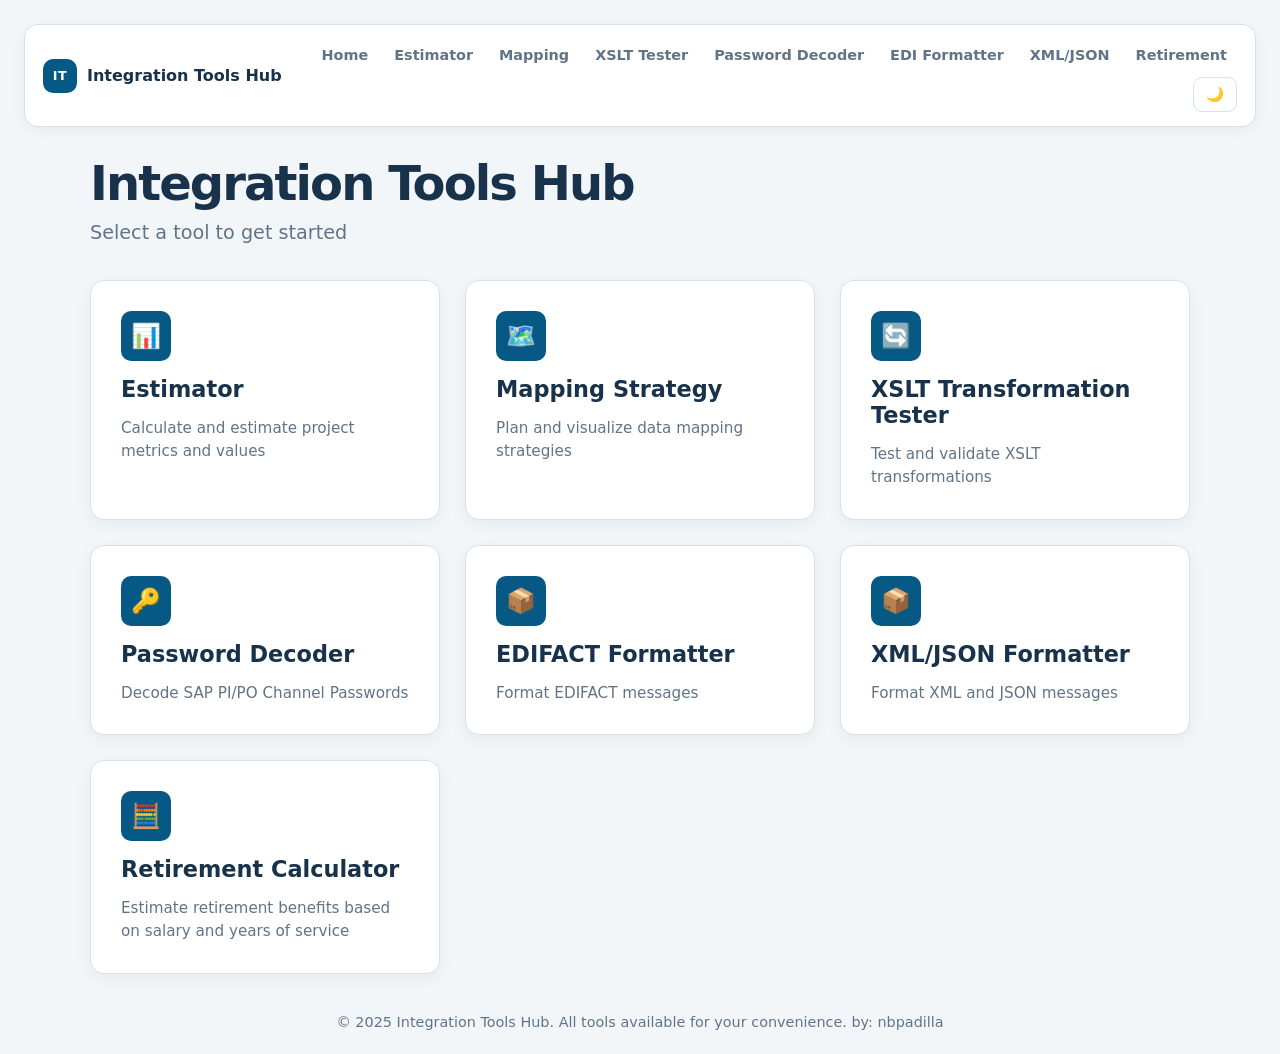
<file: index.html>
<!DOCTYPE html>
<html lang="en">
<head>
    <meta charset="UTF-8">
    <meta name="viewport" content="width=device-width, initial-scale=1.0">
    <title>Integration Tools Hub</title>
    <style>
        * {
            margin: 0;
            padding: 0;
            box-sizing: border-box;
        }

        body {
            font-family: -apple-system, BlinkMacSystemFont, 'Segoe UI', Roboto, Oxygen, Ubuntu, Cantarell, sans-serif;
            background: linear-gradient(135deg, #004976 0%, #002d4a 100%);
            min-height: 100vh;
            display: flex;
            align-items: center;
            justify-content: center;
            padding: 20px;
        }

        .container {
            max-width: 1200px;
            width: 100%;
        }

        header {
            text-align: center;
            margin-bottom: 50px;
            color: white;
        }

        h1 {
            font-size: 3rem;
            font-weight: 700;
            margin-bottom: 10px;
            text-shadow: 2px 2px 4px rgba(0,0,0,0.2);
        }

        .subtitle {
            font-size: 1.2rem;
            opacity: 0.9;
        }

        .tools-grid {
            display: grid;
            grid-template-columns: repeat(auto-fit, minmax(280px, 1fr));
            gap: 25px;
            margin-bottom: 40px;
        }

        .tool-card {
            background: white;
            border-radius: 12px;
            padding: 30px;
            text-decoration: none;
            color: #333;
            transition: all 0.3s ease;
            box-shadow: 0 4px 6px rgba(0,0,0,0.1);
            display: flex;
            flex-direction: column;
            gap: 15px;
        }

        .tool-card:hover {
            transform: translateY(-5px);
            box-shadow: 0 12px 24px rgba(0,0,0,0.2);
        }

        .tool-icon {
            width: 50px;
            height: 50px;
            background: linear-gradient(135deg, #667eea 0%, #764ba2 100%);
            border-radius: 10px;
            display: flex;
            align-items: center;
            justify-content: center;
            font-size: 24px;
            color: white;
        }

        .tool-title {
            font-size: 1.4rem;
            font-weight: 600;
            color: #2d3748;
        }

        .tool-description {
            font-size: 0.95rem;
            color: #718096;
            line-height: 1.5;
        }

        footer {
            text-align: center;
            color: white;
            opacity: 0.8;
            font-size: 0.9rem;
        }

        @media (max-width: 768px) {
            h1 {
                font-size: 2rem;
            }

            .tools-grid {
                grid-template-columns: 1fr;
            }
        }
    </style>
    <link rel="stylesheet" href="/assets/site.css">
    <script src="/assets/theme.js" defer></script>
</head>
<body class="home-page">
    <nav class="site-nav" aria-label="Main navigation">
        <a class="site-brand" href="/" aria-label="Integration Tools Hub home"><span class="site-brand-mark">IT</span>Integration Tools Hub</a>
        <div class="site-nav-links">
            <a href="/">Home</a>
            <a href="/estimator/">Estimator</a>
            <a href="/mappingstrategy/">Mapping</a>
            <a href="/xslttransformationtester/">XSLT Tester</a>
            <a href="/passworddecoder/">Password Decoder</a>
            <a href="/edifactformatter/">EDI Formatter</a>
            <a href="/xmljsonbeautifier/">XML/JSON</a>
            <a href="/retirementcalculator/">Retirement</a>
            <button class="theme-toggle" data-theme-toggle type="button" aria-label="Switch to dark theme" aria-pressed="false">
                <span data-theme-icon aria-hidden="true">🌙</span>
            </button>
        </div>
    </nav>
    <div class="container">
        <header>
            <h1>Integration Tools Hub</h1>
            <p class="subtitle">Select a tool to get started</p>
        </header>

        <div class="tools-grid">
            <a href="/estimator" class="tool-card">
                <div class="tool-icon">📊</div>
                <div class="tool-title">Estimator</div>
                <div class="tool-description">Calculate and estimate project metrics and values</div>
            </a>

            <a href="/mappingstrategy" class="tool-card">
                <div class="tool-icon">🗺️</div>
                <div class="tool-title">Mapping Strategy</div>
                <div class="tool-description">Plan and visualize data mapping strategies</div>
            </a>

            <a href="/xslttransformationtester" class="tool-card">
                <div class="tool-icon">🔄</div>
                <div class="tool-title">XSLT Transformation Tester</div>
                <div class="tool-description">Test and validate XSLT transformations</div>
            </a>

            <a href="/passworddecoder" class="tool-card">
                <div class="tool-icon">🔑</div>
                <div class="tool-title">Password Decoder</div>
                <div class="tool-description">Decode SAP PI/PO Channel Passwords</div>
            </a>

            <a href="/edifactformatter" class="tool-card">
                <div class="tool-icon">📦</div>
                <div class="tool-title">EDIFACT Formatter</div>
                <div class="tool-description">Format EDIFACT messages</div>
            </a>

            <a href="/xmljsonbeautifier" class="tool-card">
                <div class="tool-icon">📦</div>
                <div class="tool-title">XML/JSON Formatter</div>
                <div class="tool-description">Format XML and JSON messages</div>
            </a>

            <a href="/retirementcalculator" class="tool-card">
                <div class="tool-icon">🧮</div>
                <div class="tool-title">Retirement Calculator</div>
                <div class="tool-description">Estimate retirement benefits based on salary and years of service</div>
            </a>

        </div>

        <footer>
            <p>© 2025 Integration Tools Hub. All tools available for your convenience. by: nbpadilla</p>
        </footer>
    </div>
</body>
</html>
</file>
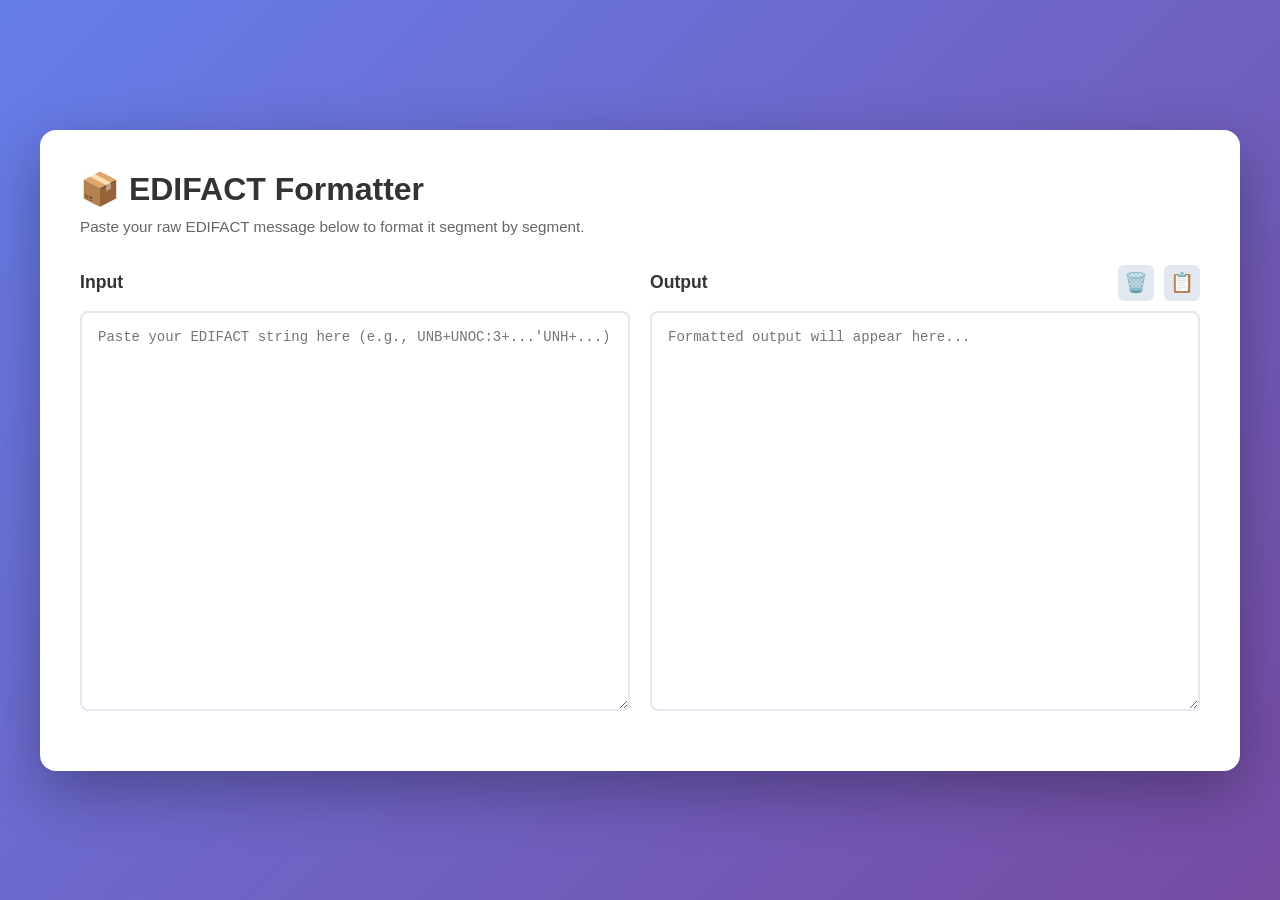
<file: edifactformatter/edifactformatter.html>
<!DOCTYPE html>
<html lang="en">
<head>
    <meta charset="UTF-8">
    <meta name="viewport" content="width=device-width, initial-scale=1.0">
    <title>EDIFACT Formatter</title>
    <style>
        * {
            margin: 0;
            padding: 0;
            box-sizing: border-box;
        }

        body {
            font-family: 'Segoe UI', Tahoma, Geneva, Verdana, sans-serif;
            background: linear-gradient(135deg, #667eea 0%, #764ba2 100%);
            min-height: 100vh;
            padding: 20px;
            display: flex;
            justify-content: center;
            align-items: center;
        }

        .container {
            background: white;
            border-radius: 16px;
            box-shadow: 0 20px 60px rgba(0, 0, 0, 0.3);
            max-width: 1200px;
            width: 100%;
            padding: 40px;
        }

        h1 {
            color: #333;
            margin-bottom: 10px;
            font-size: 2em;
        }

        .subtitle {
            color: #666;
            margin-bottom: 30px;
            font-size: 0.95em;
        }

        .editor-container {
            display: grid;
            grid-template-columns: 1fr 1fr;
            gap: 20px;
            margin-bottom: 20px;
        }

        .editor-section {
            display: flex;
            flex-direction: column;
        }

        .editor-header {
            display: flex;
            justify-content: space-between;
            align-items: center;
            margin-bottom: 10px;
            height: 36px;
        }

        .editor-title {
            font-weight: 600;
            color: #333;
            font-size: 1.1em;
        }

        .header-actions {
            display: flex;
            gap: 10px;
        }

        .icon-btn {
            background: #e2e8f0;
            color: #4a5568;
            border: none;
            width: 36px;
            height: 36px;
            border-radius: 6px;
            cursor: pointer;
            font-size: 1.2em;
            display: flex;
            align-items: center;
            justify-content: center;
            transition: all 0.2s ease;
        }

        .icon-btn:hover {
            background: #cbd5e0;
            transform: translateY(-1px);
        }

        .icon-btn:active {
            transform: translateY(0);
        }

        .icon-btn.copied {
            background: #48bb78;
            color: white;
        }

        textarea {
            width: 100%;
            height: 400px;
            padding: 16px;
            border: 2px solid #e2e8f0;
            border-radius: 8px;
            font-family: 'Courier New', monospace;
            font-size: 14px;
            resize: vertical;
            transition: border-color 0.3s ease, box-shadow 0.3s ease;
            white-space: pre;
            overflow-x: auto;
        }

        textarea:focus {
            outline: none;
            border-color: #667eea;
        }

        /* Success Glow Animation */
        @keyframes successGlow {
            0% {
                border-color: #48bb78;
                box-shadow: 0 0 0 4px rgba(72, 187, 120, 0.2);
            }
            100% {
                border-color: #e2e8f0;
                box-shadow: none;
            }
        }

        .glow-success {
            animation: successGlow 1.5s ease-out forwards;
        }

        .error-message {
            background: #fed7d7;
            color: #c53030;
            padding: 12px;
            border-radius: 8px;
            margin-bottom: 20px;
            display: none;
            font-size: 0.9em;
        }

        .info-bar {
            background: #ebf8ff;
            color: #2b6cb0;
            padding: 8px 12px;
            border-radius: 6px;
            margin-bottom: 15px;
            font-size: 0.85em;
            display: none;
            border-left: 4px solid #4299e1;
        }

        @media (max-width: 768px) {
            .editor-container {
                grid-template-columns: 1fr;
            }

            .container {
                padding: 20px;
            }

            h1 {
                font-size: 1.5em;
            }
        }
    </style>
</head>
<body>
    <div class="container">
        <h1>📦 EDIFACT Formatter</h1>
        <p class="subtitle">Paste your raw EDIFACT message below to format it segment by segment.</p>
        
        <div class="error-message" id="errorMessage"></div>
        <div class="info-bar" id="infoBar"></div>

        <div class="editor-container">
            <div class="editor-section">
                <div class="editor-header">
                    <span class="editor-title">Input</span>
                </div>
                <textarea id="input" placeholder="Paste your EDIFACT string here (e.g., UNB+UNOC:3+...'UNH+...)"></textarea>
            </div>

            <div class="editor-section">
                <div class="editor-header">
                    <span class="editor-title">Output</span>
                    <div class="header-actions">
                        <button class="icon-btn" onclick="clearFields()" title="Clear">🗑️</button>
                        <button class="icon-btn" onclick="copyToClipboard()" title="Copy" id="copyBtn">📋</button>
                    </div>
                </div>
                <textarea id="output" placeholder="Formatted output will appear here..." readonly></textarea>
            </div>
        </div>
    </div>

    <script>
        const inputField = document.getElementById('input');
        const outputField = document.getElementById('output');
        const errorMsg = document.getElementById('errorMessage');
        const infoBar = document.getElementById('infoBar');
        let debounceTimer;

        // Auto-format listener
        inputField.addEventListener('input', () => {
            clearTimeout(debounceTimer);
            debounceTimer = setTimeout(formatEDIFACT, 500); 
        });

        function formatEDIFACT() {
            const rawInput = inputField.value;

            // Reset states
            errorMsg.style.display = 'none';
            infoBar.style.display = 'none';
            outputField.classList.remove('glow-success');

            if (!rawInput.trim()) {
                outputField.value = '';
                return;
            }

            try {
                // Remove existing newlines to treat as a single stream first
                const cleanInput = rawInput.replace(/[\r\n]+/g, '');
                
                let formatted = '';
                let terminator = "'"; // Default segment terminator
                let releaseChar = "?"; // Default release character
                let detectedUNA = false;

                // Check for UNA header to set custom delimiters
                // Standard UNA format: UNA:+.? ' 
                // Index 0-2: UNA
                // Index 3: Component data element separator
                // Index 4: Data element separator
                // Index 5: Decimal notation
                // Index 6: Release character
                // Index 7: Reserved (often space)
                // Index 8: Segment terminator
                if (cleanInput.startsWith('UNA') && cleanInput.length >= 9) {
                    releaseChar = cleanInput.charAt(6);
                    terminator = cleanInput.charAt(8);
                    detectedUNA = true;
                    
                    infoBar.textContent = `Detected UNA header. Using Terminator: [${terminator}] and Release Char: [${releaseChar}]`;
                    infoBar.style.display = 'block';
                }

                let escapeMode = false;
                
                for (let i = 0; i < cleanInput.length; i++) {
                    const char = cleanInput[i];
                    formatted += char;

                    if (escapeMode) {
                        // Previous char was a release char, so this char is literal.
                        // Turn off escape mode.
                        escapeMode = false;
                    } else {
                        if (char === releaseChar) {
                            escapeMode = true;
                        } else if (char === terminator) {
                            // Found a terminator that wasn't escaped, add newline
                            formatted += '\n';
                        }
                    }
                }

                outputField.value = formatted;
                triggerSuccessGlow();

            } catch (error) {
                showError('An error occurred while parsing the EDIFACT message.');
            }
        }

        function triggerSuccessGlow() {
            outputField.classList.remove('glow-success');
            void outputField.offsetWidth; // Trigger reflow
            outputField.classList.add('glow-success');
        }

        function copyToClipboard() {
            if (!outputField.value) return;

            outputField.select();
            document.execCommand('copy');

            const copyBtn = document.getElementById('copyBtn');
            
            copyBtn.classList.add('copied');
            copyBtn.textContent = '✓';

            setTimeout(() => {
                copyBtn.classList.remove('copied');
                copyBtn.textContent = '📋';
            }, 2000);
        }

        function clearFields() {
            inputField.value = '';
            outputField.value = '';
            errorMsg.style.display = 'none';
            infoBar.style.display = 'none';
            outputField.classList.remove('glow-success');
        }

        function showError(message) {
            errorMsg.textContent = message;
            errorMsg.style.display = 'block';
        }
    </script>
</body>
</html>
</file>
<file: assets/site.css>
:root {
    color-scheme: light;
    --site-ink: #17324a;
    --site-muted: #617487;
    --site-brand: #075985;
    --site-accent: #0f766e;
    --site-border: #d7e1e9;
    --site-surface: #ffffff;
    --site-canvas: #f2f6f9;
    --site-input: #ffffff;
    --site-hover: #e8f2f7;
    --site-shadow: 0 12px 32px rgba(15, 45, 67, 0.1);
}

html[data-theme="dark"] {
    color-scheme: dark;
    --site-ink: #e4edf5;
    --site-muted: #a6b7c7;
    --site-brand: #38bdf8;
    --site-accent: #2dd4bf;
    --site-border: #33485a;
    --site-surface: #172635;
    --site-canvas: #0c1722;
    --site-input: #101e2b;
    --site-hover: #22384a;
    --site-shadow: 0 12px 32px rgba(0, 0, 0, 0.25);
}

html[data-theme="dark"] .site-brand-mark {
    color: #082f49;
}

* {
    box-sizing: border-box;
}

body.site-page,
body.home-page {
    min-height: 100vh;
    margin: 0;
    color: var(--site-ink);
    background: var(--site-canvas) !important;
    font-family: Inter, ui-sans-serif, system-ui, -apple-system, BlinkMacSystemFont, "Segoe UI", sans-serif !important;
}

body.site-page {
    display: flex;
    flex-direction: column;
    align-items: center;
    padding: 24px;
}

body.home-page {
    display: flex;
    flex-direction: column;
    align-items: center;
    justify-content: flex-start;
    padding: 24px;
}

.site-nav {
    position: relative;
    z-index: 1;
    display: flex;
    align-items: center;
    justify-content: space-between;
    gap: 20px;
    width: min(100%, 1280px);
    margin: 0 auto 28px;
    padding: 14px 18px;
    border: 1px solid var(--site-border);
    border-radius: 14px;
    background: var(--site-surface);
    box-shadow: 0 4px 14px rgba(15, 45, 67, 0.05);
}

.site-brand {
    display: inline-flex;
    align-items: center;
    gap: 10px;
    color: var(--site-ink);
    font-size: 1rem;
    font-weight: 750;
    text-decoration: none;
    white-space: nowrap;
}

.site-brand-mark {
    display: inline-grid;
    width: 34px;
    height: 34px;
    place-items: center;
    border-radius: 10px;
    background: var(--site-brand);
    color: #fff;
    font-size: 0.8rem;
    letter-spacing: 0.04em;
}

.site-nav-links {
    display: flex;
    flex-wrap: wrap;
    align-items: center;
    justify-content: flex-end;
    gap: 6px;
}

.site-nav-links a {
    padding: 8px 10px;
    border-radius: 8px;
    color: var(--site-muted);
    font-size: 0.9rem;
    font-weight: 600;
    text-decoration: none;
    transition: color 160ms ease, background 160ms ease;
}

.site-nav-links a:hover,
.site-nav-links a:focus-visible {
    background: var(--site-hover);
    color: var(--site-brand);
}

.theme-toggle {
    display: inline-flex;
    align-items: center;
    justify-content: center;
    gap: 8px;
    padding: 8px 12px;
    border: 1px solid var(--site-border);
    border-radius: 9px;
    background: var(--site-surface);
    color: var(--site-ink);
    cursor: pointer;
    font: inherit;
    font-size: 0.9rem;
    font-weight: 650;
    white-space: nowrap;
    transition: color 160ms ease, background 160ms ease, border-color 160ms ease;
}

.theme-toggle:hover {
    border-color: var(--site-brand);
    background: var(--site-hover);
}

.site-page > #root,
.site-content {
    width: min(100%, 1280px);
    margin: 0 auto;
}

.site-page > #root {
    flex: 1;
}

.home-page .container {
    max-width: 1100px;
}

.home-page header {
    margin-bottom: 36px;
    color: var(--site-ink);
    text-align: left;
}

.home-page h1 {
    color: var(--site-ink);
    font-size: clamp(2rem, 5vw, 3rem);
    letter-spacing: -0.04em;
    text-shadow: none;
}

.home-page .subtitle {
    color: var(--site-muted);
    opacity: 1;
}

.home-page .tool-card {
    background: var(--site-surface);
    border: 1px solid var(--site-border);
    border-radius: 14px;
    color: var(--site-ink);
    box-shadow: 0 5px 16px rgba(15, 45, 67, 0.06);
}

.home-page .tool-card:hover {
    box-shadow: var(--site-shadow);
}

.home-page .tool-icon {
    background: var(--site-brand);
}

.home-page footer {
    color: var(--site-muted);
    opacity: 1;
}

.home-page .tool-title {
    color: var(--site-ink);
}

.home-page .tool-description {
    color: var(--site-muted);
}

.site-page .container,
.site-page .bg-white,
.site-page .bg-slate-800,
.site-page .decision-framework,
.site-page .decision-item,
.site-page .strategy-card {
    border-color: var(--site-border);
    border-radius: 14px;
    background-color: var(--site-surface);
    box-shadow: var(--site-shadow);
}

.site-page .bg-white,
.site-page .bg-gray-50,
.site-page .bg-indigo-50,
.site-page .bg-blue-50,
.site-page .bg-slate-800,
.site-page .bg-slate-900,
.site-page .bg-slate-700 {
    background-color: var(--site-surface);
}

.site-page .bg-slate-900 {
    background-color: var(--site-input);
}

.site-page .best-practices {
    background: linear-gradient(to right, #18374d, #102a3d);
}

.site-page .strategy-card .card-header {
    color: #fff;
}

.site-page h1,
.site-page h2,
.site-page h3 {
    letter-spacing: -0.02em;
}

.site-page h1 {
    color: var(--site-ink);
}

.site-page .bg-slate-800 {
    background-color: var(--site-surface);
}

.site-page .bg-slate-900 {
    background-color: var(--site-input);
}

.site-page .bg-slate-700.text-white,
.site-page .bg-slate-800 h2,
.site-page .bg-slate-800 h3 {
    color: var(--site-ink);
}

.site-page .bg-blue-600,
.site-page .bg-green-600,
.site-page .bg-purple-600,
.site-page .bg-indigo-600 {
    background-color: var(--site-brand);
}

.site-page .bg-gradient-to-r {
    background-image: linear-gradient(to right, var(--site-brand), var(--site-accent));
}

.site-page .from-orange-50.to-yellow-50 {
    background-image: linear-gradient(to right, #fff7ed, #fefce8);
}

.site-page .from-green-50.to-emerald-50 {
    background-image: linear-gradient(to right, #f0fdf4, #ecfdf5);
}

.site-page .bg-gradient-to-br {
    background-color: var(--site-canvas);
    background-image: none;
}

.site-page .action-btn {
    background-image: linear-gradient(to right, var(--site-brand), var(--site-accent));
}

.site-page .card-header.emerald,
.site-page .card-header.blue,
.site-page .card-header.amber {
    background: linear-gradient(to right, var(--site-brand), var(--site-accent));
}

.site-page .strategy-card {
    border-left-color: var(--site-brand) !important;
}

.site-page .text-indigo-600,
.site-page .text-indigo-700,
.site-page .text-indigo-800 {
    color: var(--site-brand);
}

.site-page .text-gray-800,
.site-page .text-gray-700,
.site-page .text-gray-600,
.site-page .text-gray-500,
.site-page .text-slate-300,
.site-page .text-slate-400 {
    color: var(--site-muted);
}

.site-page h1,
.site-page h2,
.site-page h3,
.site-page .text-gray-800,
.site-page .text-gray-700 {
    color: var(--site-ink);
}

.site-page .focus\:ring-indigo-500:focus,
.site-page .focus\:border-indigo-500:focus,
.site-page .focus\:border-blue-500:focus,
.site-page .focus\:border-green-500:focus {
    --tw-ring-color: var(--site-accent);
    border-color: var(--site-accent);
}

.site-page input.bg-slate-700,
.site-page textarea.bg-slate-900 {
    color: var(--site-ink);
}

.site-page :where(input, select, textarea) {
    background-color: var(--site-input);
    color: var(--site-ink);
}

.site-page textarea.bg-slate-900::placeholder {
    color: var(--site-muted);
}

.site-page .bg-slate-900 .text-green-400 {
    color: var(--site-accent);
}

.site-page .border-slate-700,
.site-page .border-slate-600 {
    border-color: var(--site-border);
}

html[data-theme="dark"] .site-page .bg-blue-600,
html[data-theme="dark"] .site-page .bg-green-600,
html[data-theme="dark"] .site-page .bg-purple-600,
html[data-theme="dark"] .site-page .bg-indigo-600 {
    background-color: #075985;
}

html[data-theme="dark"] .site-page .bg-gradient-to-r {
    background-image: linear-gradient(to right, #075985, #0f766e);
}

html[data-theme="dark"] .site-page .card-header.emerald,
html[data-theme="dark"] .site-page .card-header.blue,
html[data-theme="dark"] .site-page .card-header.amber {
    background: linear-gradient(to right, #075985, #0f766e);
}

html[data-theme="dark"] .site-page .from-orange-50.to-yellow-50 {
    background-image: linear-gradient(to right, #3b2a18, #40351c);
}

html[data-theme="dark"] .site-page .from-green-50.to-emerald-50 {
    background-image: linear-gradient(to right, #173627, #14382e);
}

.site-page :where(input, select, textarea) {
    border-color: var(--site-border);
    border-radius: 9px;
}

.site-page :where(input, select, textarea):focus-visible,
.home-page :where(a, button):focus-visible {
    outline: 3px solid rgba(15, 118, 110, 0.3);
    outline-offset: 2px;
}

.site-page button,
.home-page .tool-card {
    transition-duration: 160ms;
}

@media (max-width: 640px) {
    body.site-page,
    body.home-page {
        padding: 14px;
    }

    .site-nav {
        align-items: flex-start;
        flex-direction: column;
        gap: 10px;
        margin-bottom: 18px;
        padding: 12px;
    }

    .site-nav-links {
        justify-content: flex-start;
        gap: 2px;
    }

    .theme-toggle {
        align-self: flex-start;
    }

    .site-nav-links a {
        padding: 7px 8px;
        font-size: 0.84rem;
    }

    .home-page .tools-grid {
        gap: 14px;
    }
}

@media (prefers-reduced-motion: reduce) {
    *,
    *::before,
    *::after {
        scroll-behavior: auto !important;
        animation-duration: 0.01ms !important;
        animation-iteration-count: 1 !important;
        transition-duration: 0.01ms !important;
    }
}
</file>
